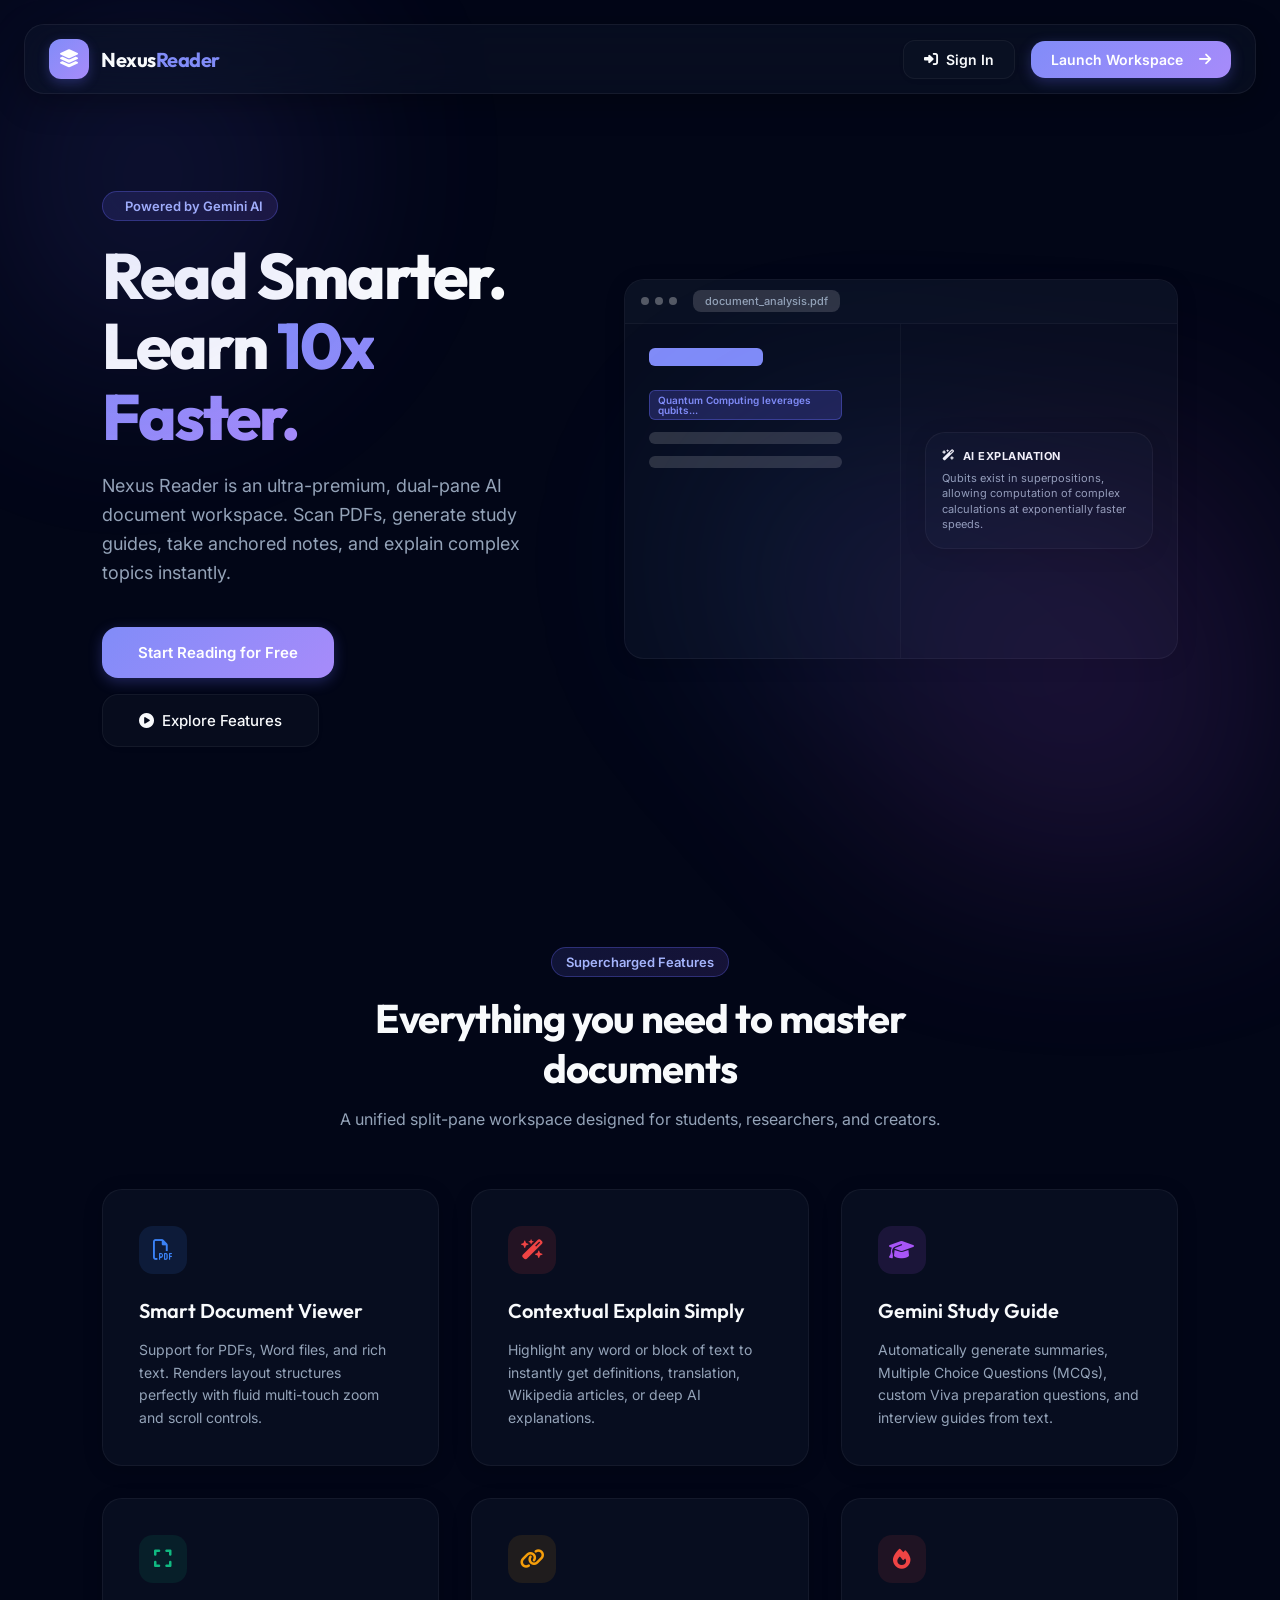
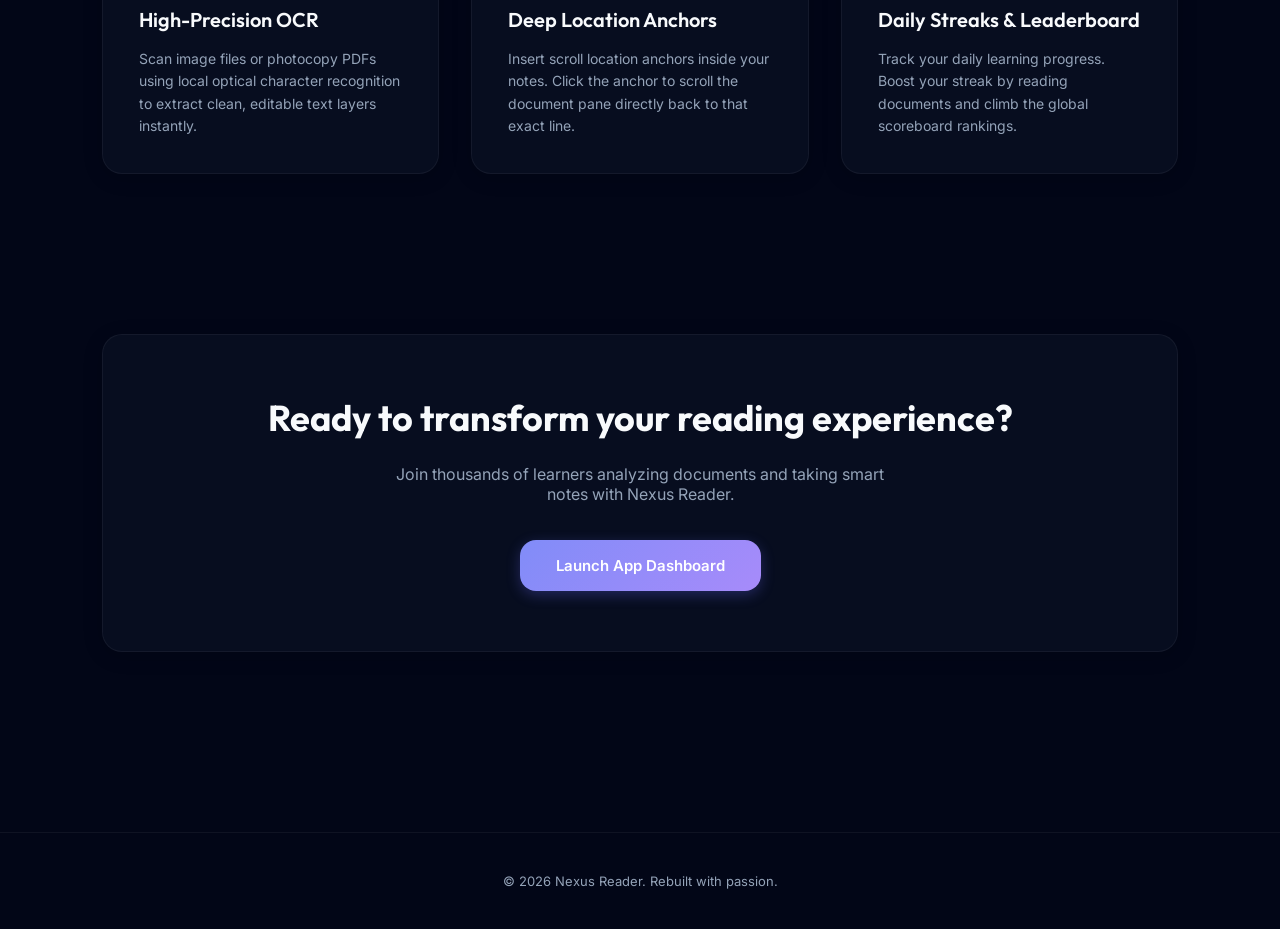
<file: frontend/index.html>
<!DOCTYPE html>
<html lang="en">
<head>
    <meta charset="UTF-8">
    <meta name="viewport" content="width=device-width, initial-scale=1.0, maximum-scale=1.0, user-scalable=no">
    <meta name="description" content="Nexus Reader — The next-gen AI-powered document workspace. Highlight text to get instant meanings, translations, explanations, and Wikipedia lookups inside your PDFs.">
    <title>Nexus Reader | Next-Gen AI Document Workspace</title>
    <!-- Favicon -->
    <link rel="icon" type="image/svg+xml" href="favicon.svg">
    <!-- Fonts -->
    <link rel="preconnect" href="https://fonts.googleapis.com">
    <link rel="preconnect" href="https://fonts.gstatic.com" crossorigin>
    <link href="https://fonts.googleapis.com/css2?family=Inter:wght@300;400;500;600;700&family=Outfit:wght@400;500;600;700;800&display=swap" rel="stylesheet">
    <!-- FontAwesome for icons -->
    <link rel="stylesheet" href="https://cdnjs.cloudflare.com/ajax/libs/font-awesome/6.4.0/css/all.min.css">
    <!-- Core UI styles -->
    <link rel="stylesheet" href="styles.css?v=4">
</head>
<body class="dark-theme landing-page">

    <!-- Animated Ambient Background -->
    <div class="ambient-bg">
        <div class="blob blob-1"></div>
        <div class="blob blob-2"></div>
        <div class="blob blob-3"></div>
    </div>

    <!-- Landing Navigation -->
    <header class="landing-nav glass-topbar">
        <a href="dashboard.html" class="logo" style="text-decoration: none; color: inherit;">
            <div class="logo-icon"><i class="fa-solid fa-layer-group"></i></div>
            <span class="logo-text">Nexus<span class="highlight">Reader</span></span>
        </a>
        <div class="nav-actions" style="display: flex; gap: 16px; align-items: center;">
            <a href="dashboard.html" class="glass-btn" style="padding: 10px 20px; font-size: 14px; font-weight: 600; text-decoration: none; color: inherit; display: flex; align-items: center; gap: 8px;"><i class="fa-solid fa-right-to-bracket"></i> Sign In</a>
            <a href="dashboard.html" class="primary-btn glow-btn" style="padding: 10px 20px; font-size: 14px; font-weight: 600;">Launch Workspace <i class="fa-solid fa-arrow-right" style="margin-left: 8px;"></i></a>
        </div>
    </header>

    <!-- Hero Section -->
    <section class="landing-hero">
        <div class="hero-content">
            <span class="badge"><i class="fa-solid fa-sparkles"></i> Powered by Gemini AI</span>
            <h1>Read Smarter.<br>Learn <span class="highlight-gradient">10x Faster.</span></h1>
            <p>Nexus Reader is an ultra-premium, dual-pane AI document workspace. Scan PDFs, generate study guides, take anchored notes, and explain complex topics instantly.</p>
            <div class="hero-actions">
                <a href="dashboard.html" class="primary-btn glow-btn large-btn">Start Reading for Free</a>
                <a href="#features" class="glass-btn large-btn"><i class="fa-solid fa-circle-play"></i> Explore Features</a>
            </div>
        </div>
        <div class="hero-preview-wrapper">
            <!-- Glass Mockup of Split-Screen Workspace -->
            <div class="workspace-mockup landing-card">
                <div class="mockup-header">
                    <div class="dots"><span class="dot"></span><span class="dot"></span><span class="dot"></span></div>
                    <div class="mockup-tab">document_analysis.pdf</div>
                </div>
                <div class="mockup-body">
                    <div class="mockup-left">
                        <div class="mockup-line title"></div>
                        <div class="mockup-line select-highlight">Quantum Computing leverages qubits...</div>
                        <div class="mockup-line"></div>
                        <div class="mockup-line"></div>
                    </div>
                    <div class="mockup-divider"></div>
                    <div class="mockup-right">
                        <div class="explain-card landing-card">
                            <div class="explain-header">
                                <i class="fa-solid fa-wand-magic-sparkles text-gradient"></i>
                                <strong>AI Explanation</strong>
                            </div>
                            <p>Qubits exist in superpositions, allowing computation of complex calculations at exponentially faster speeds.</p>
                        </div>
                    </div>
                </div>
            </div>
        </div>
    </section>

    <!-- Features Section -->
    <section id="features" class="landing-features">
        <div class="section-header">
            <span class="badge">Supercharged Features</span>
            <h2>Everything you need to master documents</h2>
            <p>A unified split-pane workspace designed for students, researchers, and creators.</p>
        </div>

        <div class="features-grid">
            <!-- Feature 1 -->
            <div class="feature-card landing-card">
                <div class="icon-wrapper document-icon">
                    <i class="fa-regular fa-file-pdf"></i>
                </div>
                <h3>Smart Document Viewer</h3>
                <p>Support for PDFs, Word files, and rich text. Renders layout structures perfectly with fluid multi-touch zoom and scroll controls.</p>
            </div>

            <!-- Feature 2 -->
            <div class="feature-card landing-card">
                <div class="icon-wrapper video-icon">
                    <i class="fa-solid fa-wand-magic-sparkles"></i>
                </div>
                <h3>Contextual Explain Simply</h3>
                <p>Highlight any word or block of text to instantly get definitions, translation, Wikipedia articles, or deep AI explanations.</p>
            </div>

            <!-- Feature 3 -->
            <div class="feature-card landing-card">
                <div class="icon-wrapper audio-icon">
                    <i class="fa-solid fa-graduation-cap"></i>
                </div>
                <h3>Gemini Study Guide</h3>
                <p>Automatically generate summaries, Multiple Choice Questions (MCQs), custom Viva preparation questions, and interview guides from text.</p>
            </div>

            <!-- Feature 4 -->
            <div class="feature-card landing-card">
                <div class="icon-wrapper" style="background: rgba(16, 185, 129, 0.1); color: #10b981;">
                    <i class="fa-solid fa-expand"></i>
                </div>
                <h3>High-Precision OCR</h3>
                <p>Scan image files or photocopy PDFs using local optical character recognition to extract clean, editable text layers instantly.</p>
            </div>

            <!-- Feature 5 -->
            <div class="feature-card landing-card">
                <div class="icon-wrapper" style="background: rgba(245, 158, 11, 0.1); color: #f59e0b;">
                    <i class="fa-solid fa-link"></i>
                </div>
                <h3>Deep Location Anchors</h3>
                <p>Insert scroll location anchors inside your notes. Click the anchor to scroll the document pane directly back to that exact line.</p>
            </div>

            <!-- Feature 6 -->
            <div class="feature-card landing-card">
                <div class="icon-wrapper" style="background: rgba(239, 68, 68, 0.1); color: #ef4444;">
                    <i class="fa-solid fa-fire"></i>
                </div>
                <h3>Daily Streaks & Leaderboard</h3>
                <p>Track your daily learning progress. Boost your streak by reading documents and climb the global scoreboard rankings.</p>
            </div>
        </div>
    </section>

    <!-- Call to Action Section -->
    <section class="landing-cta">
        <div class="cta-card landing-card">
            <h2>Ready to transform your reading experience?</h2>
            <p>Join thousands of learners analyzing documents and taking smart notes with Nexus Reader.</p>
            <a href="dashboard.html" class="primary-btn glow-btn large-btn">Launch App Dashboard</a>
        </div>
    </section>

    <!-- Footer -->
    <footer class="landing-footer">
        <p>© 2026 Nexus Reader. Rebuilt with passion.</p>
    </footer>

</body>
</html>
</file>
<file: frontend/styles.css>
/* ===== CSS Variables & Theming ===== */
:root {
    /* Light Theme (default) */
    --bg-main: #f8fafc;
    --bg-panel: #ffffff;
    --bg-panel-hover: #f1f5f9;
    --text-primary: #0f172a;
    --text-secondary: #64748b;
    --border-color: #e2e8f0;
    --accent-primary: #6366f1;
    --accent-primary-hover: #4f46e5;
    --accent-secondary: #8b5cf6;
    --shadow-sm: 0 1px 2px 0 rgb(0 0 0 / 0.05);
    --shadow-md: 0 4px 6px -1px rgb(0 0 0 / 0.1), 0 2px 4px -2px rgb(0 0 0 / 0.1);
    --shadow-lg: 0 10px 15px -3px rgb(0 0 0 / 0.1), 0 4px 6px -4px rgb(0 0 0 / 0.1);
    
    --font-heading: 'Outfit', sans-serif;
    --font-body: 'Inter', sans-serif;
    
    --resizer-bg: #cbd5e1;
    --resizer-hover: #6366f1;
}

body.dark-theme {
    /* Dark Theme */
    --bg-main: #020617;
    --bg-panel: #0f172a;
    --bg-panel-hover: #1e293b;
    --text-primary: #f8fafc;
    --text-secondary: #94a3b8;
    --border-color: #1e293b;
    --accent-primary: #818cf8;
    --accent-primary-hover: #6366f1;
    --accent-secondary: #a78bfa;
    --shadow-sm: 0 1px 2px 0 rgb(0 0 0 / 0.3);
    --shadow-md: 0 4px 6px -1px rgb(0 0 0 / 0.5), 0 2px 4px -2px rgb(0 0 0 / 0.5);
    --shadow-lg: 0 10px 15px -3px rgb(0 0 0 / 0.5), 0 4px 6px -4px rgb(0 0 0 / 0.5);
    
    --resizer-bg: #334155;
}

/* ===== Global Reset ===== */
* {
    margin: 0;
    padding: 0;
    box-sizing: border-box;
    transition: background-color 0.3s ease, color 0.3s ease, border-color 0.3s ease;
}

body {
    font-family: var(--font-body);
    background-color: var(--bg-main);
    color: var(--text-primary);
    height: 100vh;
    display: flex;
    flex-direction: column;
    overflow: hidden;
}

h1, h2, h3, h4, h5, h6 {
    font-family: var(--font-heading);
    font-weight: 600;
}

button {
    cursor: pointer;
    font-family: inherit;
    border: none;
    background: none;
    color: inherit;
}

a {
    color: var(--accent-primary);
    text-decoration: none;
}

/* Custom Scrollbar */
::-webkit-scrollbar {
    width: 8px;
    height: 8px;
}
::-webkit-scrollbar-track {
    background: transparent;
}
::-webkit-scrollbar-thumb {
    background: var(--border-color);
    border-radius: 4px;
}
::-webkit-scrollbar-thumb:hover {
    background: var(--text-secondary);
}

/* ===== Top Navigation Bar ===== */
.topbar {
    height: 60px;
    display: flex;
    justify-content: space-between;
    align-items: center;
    padding: 0 24px;
    background: rgba(var(--bg-panel-rgb), 0.8); /* We'll use backdrop filter */
    backdrop-filter: blur(12px);
    -webkit-backdrop-filter: blur(12px);
    border-bottom: 1px solid var(--border-color);
    z-index: 10;
}

body.dark-theme .topbar {
    background: rgba(15, 23, 42, 0.8);
}
body:not(.dark-theme) .topbar {
    background: rgba(255, 255, 255, 0.8);
}


.logo {
    display: flex;
    align-items: center;
    gap: 12px;
}

.logo-icon {
    width: 32px;
    height: 32px;
    border-radius: 8px;
    background: linear-gradient(135deg, var(--accent-primary), var(--accent-secondary));
    color: white;
    display: flex;
    justify-content: center;
    align-items: center;
    font-size: 16px;
    box-shadow: 0 0 10px rgba(99, 102, 241, 0.4);
}

.logo-text {
    font-family: var(--font-heading);
    font-size: 20px;
    font-weight: 700;
    letter-spacing: -0.5px;
}

.logo-text .highlight {
    color: var(--accent-primary);
}

.toolbar {
    display: flex;
    align-items: center;
    gap: 16px;
}

.tool-btn {
    width: 36px;
    height: 36px;
    border-radius: 8px;
    display: flex;
    justify-content: center;
    align-items: center;
    color: var(--text-secondary);
    transition: all 0.2s ease;
}

.tool-btn:hover {
    background-color: var(--bg-panel-hover);
    color: var(--accent-primary);
    transform: translateY(-2px);
}

.tool-btn.action-btn {
    background-color: var(--bg-panel-hover);
    color: var(--text-primary);
    border: 1px solid var(--border-color);
}

.avatar-circle img {
    width: 36px;
    height: 36px;
    border-radius: 50%;
    border: 2px solid var(--border-color);
}

/* ===== Main Workspace (Split Screen) ===== */
.workspace {
    display: flex;
    flex: 1;
    overflow: hidden;
}

.panel {
    background-color: var(--bg-panel);
    display: flex;
    flex-direction: column;
    overflow: hidden;
}

.doc-panel {
    width: 50%;
    flex-shrink: 0;
}

.notes-panel {
    flex: 1;
}

.resizer {
    width: 6px;
    background-color: var(--border-color);
    cursor: col-resize;
    display: flex;
    justify-content: center;
    align-items: center;
    z-index: 5;
    transition: background-color 0.2s ease;
}

.resizer:hover, .resizer.resizing {
    background-color: var(--resizer-hover);
}

.resizer-handle {
    height: 30px;
    width: 4px;
    border-radius: 2px;
    background-color: var(--resizer-bg);
    transition: background-color 0.2s ease;
}

.resizer:hover .resizer-handle, .resizer.resizing .resizer-handle {
    background-color: white;
}

/* ===== Panel Components ===== */
.panel-header {
    height: 50px;
    padding: 0 16px;
    display: flex;
    justify-content: space-between;
    align-items: center;
    border-bottom: 1px solid var(--border-color);
}

.panel-header h2 {
    font-size: 14px;
    color: var(--text-secondary);
    display: flex;
    align-items: center;
    gap: 8px;
    text-transform: uppercase;
    letter-spacing: 0.5px;
}

.panel-content {
    flex: 1;
    overflow-y: auto;
    position: relative;
}

/* Document Viewer specifics */
.zoom-controls {
    display: flex;
    align-items: center;
    gap: 8px;
    background: var(--bg-panel-hover);
    padding: 4px;
    border-radius: 6px;
}

.icon-btn {
    width: 28px;
    height: 28px;
    border-radius: 4px;
    display: flex;
    justify-content: center;
    align-items: center;
    color: var(--text-secondary);
}

.icon-btn:hover {
    background-color: var(--border-color);
    color: var(--text-primary);
}

.zoom-level {
    font-size: 12px;
    font-family: var(--font-heading);
    min-width: 40px;
    text-align: center;
}

.empty-state {
    display: flex;
    flex-direction: column;
    align-items: center;
    justify-content: center;
    height: 100%;
    gap: 16px;
    color: var(--text-secondary);
    text-align: center;
    padding: 32px;
}

.empty-icon {
    font-size: 48px;
    color: var(--border-color);
    margin-bottom: 8px;
}

.primary-btn {
    background: linear-gradient(135deg, var(--accent-primary), var(--accent-secondary));
    color: white;
    padding: 10px 20px;
    border-radius: 8px;
    font-weight: 500;
    box-shadow: 0 4px 10px rgba(99, 102, 241, 0.3);
    transition: transform 0.2s, box-shadow 0.2s;
}

.primary-btn:hover {
    transform: translateY(-2px);
    box-shadow: 0 6px 15px rgba(99, 102, 241, 0.4);
}

/* Tabs */
.tabs {
    display: flex;
    gap: 16px;
    height: 100%;
}

.tab {
    padding: 0 12px;
    height: 100%;
    display: flex;
    align-items: center;
    gap: 8px;
    font-size: 14px;
    font-weight: 500;
    color: var(--text-secondary);
    border-bottom: 2px solid transparent;
    transition: all 0.2s ease;
}

.tab:hover {
    color: var(--text-primary);
}

.tab.active {
    color: var(--accent-primary);
    border-bottom-color: var(--accent-primary);
}

.tab-content {
    display: none;
    height: 100%;
    flex-direction: column;
}

.tab-content.active {
    display: flex;
    animation: fadeIn 0.3s ease;
}

@keyframes fadeIn {
    from { opacity: 0; transform: translateY(5px); }
    to { opacity: 1; transform: translateY(0); }
}

/* Notes Editor specifics */
.notes-toolbar {
    padding: 8px 16px;
    border-bottom: 1px solid var(--border-color);
    display: flex;
    gap: 8px;
}

.link-anchor-btn {
    width: auto;
    padding: 0 12px;
    font-size: 12px;
    font-weight: 500;
    margin-left: auto;
    background-color: rgba(99, 102, 241, 0.1);
    color: var(--accent-primary);
    border: 1px dashed var(--accent-primary);
}

.link-anchor-btn:hover {
    background-color: var(--accent-primary);
    color: white;
}

.editor {
    flex: 1;
    padding: 24px;
    outline: none;
    overflow-y: auto;
    line-height: 1.6;
}

.editor[placeholder]:empty:before {
    content: attr(placeholder);
    color: var(--text-secondary);
    pointer-events: none;
    display: block; /* For Firefox */
}

/* Deep link anchor styles in editor */
.doc-anchor {
    display: inline-flex;
    align-items: center;
    gap: 4px;
    padding: 2px 8px;
    border-radius: 4px;
    background-color: rgba(99, 102, 241, 0.1);
    color: var(--accent-primary);
    font-size: 12px;
    font-weight: 600;
    cursor: pointer;
    text-decoration: none;
    user-select: none;
    margin: 0 4px;
    border: 1px solid rgba(99, 102, 241, 0.2);
    transition: all 0.2s ease;
}

.doc-anchor:hover {
    background-color: rgba(99, 102, 241, 0.2);
    transform: translateY(-1px);
}

/* Selection Popup */
.selection-popup {
    position: fixed;
    background: var(--bg-panel);
    border: 1px solid var(--border-color);
    border-radius: 8px;
    box-shadow: var(--shadow-lg);
    display: flex;
    padding: 4px;
    gap: 4px;
    z-index: 1000;
    opacity: 1;
    transform: scale(1);
    transition: opacity 0.2s, transform 0.2s;
}

.selection-popup.hidden {
    opacity: 0;
    transform: scale(0.95);
    pointer-events: none;
}

.popup-btn {
    padding: 6px 12px;
    font-size: 12px;
    border-radius: 6px;
    display: flex;
    align-items: center;
    gap: 6px;
    color: var(--text-primary);
    font-weight: 500;
}

.popup-btn:hover {
    background-color: var(--bg-panel-hover);
}

.popup-btn.highlight-btn {
    color: var(--accent-primary);
    background-color: rgba(99, 102, 241, 0.1);
}

.popup-btn.highlight-btn:hover {
    background-color: rgba(99, 102, 241, 0.2);
}

.popup-btn.wiki-btn {
    color: #10b981;
    background-color: rgba(16, 185, 129, 0.1);
    border: 1px solid rgba(16, 185, 129, 0.25);
}

.popup-btn.wiki-btn:hover {
    background-color: rgba(16, 185, 129, 0.22);
    box-shadow: 0 0 8px rgba(16, 185, 129, 0.25);
    transform: translateY(-1px);
}

.popup-btn.listen-btn {
    color: var(--accent-secondary);
    background-color: rgba(139, 92, 246, 0.1);
    border: 1px solid rgba(139, 92, 246, 0.25);
}

.popup-btn.listen-btn:hover {
    background-color: rgba(139, 92, 246, 0.22);
    box-shadow: 0 0 8px rgba(139, 92, 246, 0.25);
    transform: translateY(-1px);
}

/* Tooltips */
.tooltip {
    position: relative;
}

.tooltip::after {
    content: attr(data-tooltip);
    position: absolute;
    bottom: -30px;
    left: 50%;
    transform: translateX(-50%) translateY(-5px);
    background: var(--text-primary);
    color: var(--bg-main);
    padding: 4px 8px;
    border-radius: 4px;
    font-size: 12px;
    white-space: nowrap;
    opacity: 0;
    pointer-events: none;
    transition: all 0.2s ease;
    z-index: 100;
}

.tooltip:hover::after {
    opacity: 1;
    transform: translateX(-50%) translateY(0);
}

/* === Fix PDF text layer selection visibility === */
.textLayer span {
    color: transparent !important;
}

.textLayer ::selection {
    background: rgba(0, 102, 255, 0.5) !important;
    color: transparent !important;
}

.textLayer ::-moz-selection {
    background: rgba(0, 102, 255, 0.5) !important;
    color: transparent !important;
}

/* DOCX Styles */
.docx-page p {
    margin-bottom: 1.2em;
}

.docx-page h1, .docx-page h2, .docx-page h3 {
    margin-top: 1.5em;
    margin-bottom: 0.5em;
    color: var(--text-color);
}

.docx-page ul, .docx-page ol {
    margin-left: 2em;
    margin-bottom: 1.2em;
}

.docx-page table {
    border-collapse: collapse;
    width: 100%;
    margin-bottom: 1.2em;
}

.docx-page th, .docx-page td {
    border: 1px solid var(--border-color);
    padding: 8px;
}

/* Modals */
.modal {
    position: fixed;
    top: 0; left: 0; right: 0; bottom: 0;
    background: rgba(0,0,0,0.5);
    display: flex;
    align-items: center;
    justify-content: center;
    z-index: 9999;
    backdrop-filter: blur(4px);
}
.modal.hidden { display: none; }
.modal-content {
    background: var(--bg-panel);
    border: 1px solid var(--border-color);
    border-radius: 12px;
    width: 400px;
    max-width: 90vw;
    box-shadow: var(--shadow-xl);
}
.modal-header {
    padding: 16px 24px;
    border-bottom: 1px solid var(--border-color);
    display: flex;
    justify-content: space-between;
    align-items: center;
}
.modal-header h2 { font-size: 16px; margin: 0; }
.modal-body { padding: 24px; }
.form-group { display: flex; flex-direction: column; gap: 8px; }
.form-group label { font-size: 13px; font-weight: 500; }
.form-group input {
    padding: 10px 12px;
    border: 1px solid var(--border-color);
    border-radius: 6px;
    background: var(--bg-surface);
    color: var(--text-color);
}
.help-text { font-size: 11px; color: var(--text-secondary); }

/* Study Guide */
.study-select {
    width: 100%;
    padding: 8px 32px 8px 12px;
    border-radius: 6px;
    border: 1px solid var(--border-color);
    background-color: var(--bg-surface);
    color: var(--text-color);
    font-size: 13px;
    outline: none;
    appearance: none;
    -webkit-appearance: none;
    background-image: url("data:image/svg+xml;charset=US-ASCII,%3Csvg%20xmlns%3D%22http%3A%2F%2Fwww.w3.org%2F2000%2Fsvg%22%20width%3D%22292.4%22%20height%3D%22292.4%22%3E%3Cpath%20fill%3D%22%23a1a1aa%22%20d%3D%22M287%2069.4a17.6%2017.6%200%200%200-13-5.4H18.4c-5%200-9.3%201.8-12.9%205.4A17.6%2017.6%200%200%200%200%2082.2c0%205%201.8%209.3%205.4%2012.9l128%20127.9c3.6%203.6%207.8%205.4%2012.8%205.4s9.2-1.8%2012.8-5.4L287%2095c3.5-3.5%205.4-7.8%205.4-12.8%200-5-1.9-9.2-5.5-12.8z%22%2F%3E%3C%2Fsvg%3E");
    background-repeat: no-repeat;
    background-position: right 12px top 50%;
    background-size: 10px auto;
    cursor: pointer;
}
.study-select:hover {
    border-color: rgba(99, 102, 241, 0.5);
}
.study-select option {
    background-color: var(--bg-panel);
    color: var(--text-color);
}
.study-action-btn {
    background: var(--bg-surface);
    border: 1px solid var(--border-color);
    color: var(--text-color);
    padding: 8px 12px;
    border-radius: 6px;
    font-size: 13px;
    cursor: pointer;
    transition: all 0.2s;
    display: flex;
    align-items: center;
    gap: 6px;
}
.study-action-btn:hover {
    background: var(--accent-primary);
    color: white;
    border-color: var(--accent-primary);
}
.qa-question:hover {
    background: rgba(99, 102, 241, 0.05) !important;
}

/* ===== Dashboard Specific Styles ===== */
body.dashboard-v2 {
    background: var(--bg-main);
    overflow: hidden;
    position: relative;
    font-family: var(--font-body);
}

/* Ambient Animated Blobs Background */
.ambient-bg {
    position: fixed;
    top: 0;
    left: 0;
    width: 100vw;
    height: 100vh;
    z-index: 0;
    overflow: hidden;
    pointer-events: none;
    filter: blur(100px);
    opacity: 0.7;
    transition: opacity 0.5s ease;
}

body.dark-theme .ambient-bg {
    opacity: 0.45;
}

.blob {
    position: absolute;
    border-radius: 50%;
    mix-blend-mode: multiply;
    animation: blob-float 20s infinite alternate;
}

.blob-1 {
    top: -10%;
    left: -10%;
    width: 500px;
    height: 500px;
    background: radial-gradient(circle, rgba(99, 102, 241, 0.4) 0%, rgba(139, 92, 246, 0.1) 70%);
}

.blob-2 {
    bottom: -10%;
    right: -10%;
    width: 600px;
    height: 600px;
    background: radial-gradient(circle, rgba(168, 85, 247, 0.4) 0%, rgba(236, 72, 153, 0.1) 70%);
    animation-delay: 5s;
    animation-duration: 25s;
}

.blob-3 {
    top: 40%;
    left: 50%;
    width: 400px;
    height: 400px;
    background: radial-gradient(circle, rgba(59, 130, 246, 0.3) 0%, rgba(99, 102, 241, 0.05) 70%);
    animation-delay: 10s;
    animation-duration: 18s;
}

@keyframes blob-float {
    0% {
        transform: translate(0px, 0px) scale(1) rotate(0deg);
    }
    33% {
        transform: translate(40px, -60px) scale(1.1) rotate(120deg);
    }
    66% {
        transform: translate(-30px, 30px) scale(0.95) rotate(240deg);
    }
    100% {
        transform: translate(0px, 0px) scale(1) rotate(360deg);
    }
}

/* Glass App Container */
.glass-app-container {
    position: relative;
    z-index: 1;
    display: flex;
    width: 100vw;
    height: 100vh;
    padding: 24px;
    gap: 24px;
    box-sizing: border-box;
}

/* Floating Glass Sidebar */
.glass-sidebar {
    width: 280px;
    background: rgba(255, 255, 255, 0.45);
    backdrop-filter: blur(20px);
    -webkit-backdrop-filter: blur(20px);
    border: 1px solid rgba(255, 255, 255, 0.4);
    border-radius: 24px;
    padding: 32px 20px;
    display: flex;
    flex-direction: column;
    justify-content: space-between;
    box-shadow: 0 8px 32px 0 rgba(31, 38, 135, 0.06);
    transition: all 0.3s cubic-bezier(0.4, 0, 0.2, 1);
    flex-shrink: 0;
}

body.dark-theme .glass-sidebar {
    background: rgba(15, 23, 42, 0.45);
    border: 1px solid rgba(255, 255, 255, 0.06);
    box-shadow: 0 8px 32px 0 rgba(0, 0, 0, 0.37);
}

.brand {
    display: flex;
    align-items: center;
    gap: 12px;
    padding: 0 12px;
    margin-bottom: 40px;
}

.logo-icon {
    width: 40px;
    height: 40px;
    border-radius: 12px;
    background: linear-gradient(135deg, var(--accent-primary), var(--accent-secondary));
    color: white;
    display: flex;
    align-items: center;
    justify-content: center;
    font-size: 18px;
    box-shadow: 0 4px 12px rgba(99, 102, 241, 0.3);
}

.logo-text {
    font-family: var(--font-heading);
    font-size: 20px;
    font-weight: 700;
    letter-spacing: -0.5px;
    color: var(--text-primary);
}

.logo-text .highlight {
    color: var(--accent-primary);
}

.sidebar-nav {
    display: flex;
    flex-direction: column;
    gap: 8px;
    padding: 0;
}

.sidebar-link {
    display: flex;
    align-items: center;
    gap: 16px;
    padding: 14px 20px;
    border-radius: 16px;
    color: var(--text-secondary);
    font-weight: 500;
    font-size: 15px;
    text-decoration: none;
    transition: all 0.2s cubic-bezier(0.4, 0, 0.2, 1);
}

.sidebar-link i {
    font-size: 18px;
    transition: transform 0.2s;
}

.sidebar-link:hover {
    background: rgba(255, 255, 255, 0.5);
    color: var(--text-primary);
    transform: translateX(4px);
}

body.dark-theme .sidebar-link:hover {
    background: rgba(255, 255, 255, 0.05);
}

.sidebar-link:hover i {
    transform: scale(1.1);
}

.sidebar-link.active {
    background: linear-gradient(135deg, rgba(99, 102, 241, 0.15), rgba(139, 92, 246, 0.15));
    color: var(--accent-primary);
    border: 1px solid rgba(99, 102, 241, 0.2);
    box-shadow: inset 0 0 12px rgba(99, 102, 241, 0.05);
}

body.dark-theme .sidebar-link.active {
    background: linear-gradient(135deg, rgba(99, 102, 241, 0.25), rgba(139, 92, 246, 0.25));
    color: #a5b4fc;
    border: 1px solid rgba(99, 102, 241, 0.3);
}

/* Sidebar Bottom (Upgrade & Theme) */
.upgrade-card {
    background: linear-gradient(135deg, rgba(99, 102, 241, 0.08), rgba(139, 92, 246, 0.08));
    border: 1px solid rgba(99, 102, 241, 0.15);
    border-radius: 20px;
    padding: 16px;
    margin-bottom: 24px;
    display: flex;
    align-items: center;
    gap: 12px;
}

.upgrade-icon-bg {
    width: 36px;
    height: 36px;
    border-radius: 10px;
    background: linear-gradient(135deg, #f59e0b, #ef4444);
    color: white;
    display: flex;
    align-items: center;
    justify-content: center;
    font-size: 16px;
}

.upgrade-info h4 {
    font-size: 13px;
    font-weight: 600;
    margin-bottom: 2px;
    color: var(--text-primary);
}

.upgrade-info p {
    font-size: 11px;
    color: var(--text-secondary);
}

.glass-theme-selector {
    background: rgba(255, 255, 255, 0.4);
    border: 1px solid rgba(255, 255, 255, 0.3);
    border-radius: 16px;
    padding: 4px;
}

body.dark-theme .glass-theme-selector {
    background: rgba(15, 23, 42, 0.6);
    border: 1px solid rgba(255, 255, 255, 0.05);
}

.glass-theme-selector .theme-toggle-group {
    display: flex;
    gap: 4px;
    background: transparent;
    padding: 0;
    border-radius: 0;
}

.glass-theme-selector .theme-btn {
    flex: 1;
    display: flex;
    justify-content: center;
    align-items: center;
    height: 36px;
    border-radius: 12px;
    color: var(--text-secondary);
    font-size: 14px;
    background: transparent;
    transition: all 0.2s cubic-bezier(0.4, 0, 0.2, 1);
}

.glass-theme-selector .theme-btn:hover {
    color: var(--text-primary);
    background: rgba(255, 255, 255, 0.3);
}

body.dark-theme .glass-theme-selector .theme-btn:hover {
    background: rgba(255, 255, 255, 0.05);
}

.glass-theme-selector .theme-btn.active {
    background: white;
    color: var(--accent-primary);
    box-shadow: 0 4px 12px rgba(0, 0, 0, 0.05);
}

body.dark-theme .glass-theme-selector .theme-btn.active {
    background: #1e293b;
    color: #a5b4fc;
    box-shadow: 0 4px 12px rgba(0, 0, 0, 0.2);
}

/* Glass Main Content Area */
.glass-main {
    flex: 1;
    background: rgba(255, 255, 255, 0.35);
    backdrop-filter: blur(20px);
    -webkit-backdrop-filter: blur(20px);
    border: 1px solid rgba(255, 255, 255, 0.3);
    border-radius: 24px;
    box-shadow: 0 8px 32px 0 rgba(31, 38, 135, 0.05);
    overflow-y: auto;
    padding: 40px 48px;
    display: flex;
    flex-direction: column;
    gap: 40px;
    box-sizing: border-box;
}

body.dark-theme .glass-main {
    background: rgba(15, 23, 42, 0.35);
    border: 1px solid rgba(255, 255, 255, 0.04);
    box-shadow: 0 8px 32px 0 rgba(0, 0, 0, 0.3);
}

/* Views & Animation */
.dash-view {
    display: flex;
    flex-direction: column;
    gap: 40px;
    width: 100%;
    animation: slideUpFade 0.4s cubic-bezier(0.16, 1, 0.3, 1) forwards;
}

.dash-view.hidden {
    display: none !important;
}

@keyframes slideUpFade {
    0% {
        opacity: 0;
        transform: translateY(16px);
    }
    100% {
        opacity: 1;
        transform: translateY(0);
    }
}

/* Hero Header styling */
.hero-header {
    display: flex;
    justify-content: space-between;
    align-items: center;
    gap: 32px;
    flex-wrap: wrap;
}

.hero-text h1 {
    font-size: 36px;
    font-weight: 700;
    letter-spacing: -1px;
    margin-bottom: 8px;
    color: var(--text-primary);
}

.highlight-gradient {
    background: linear-gradient(135deg, var(--accent-primary), var(--accent-secondary));
    -webkit-background-clip: text;
    -webkit-text-fill-color: transparent;
    background-clip: text;
}

.hero-text p {
    font-size: 15px;
    color: var(--text-secondary);
}

.hero-search {
    position: relative;
    width: 320px;
}

.hero-search i {
    position: absolute;
    left: 16px;
    top: 50%;
    transform: translateY(-50%);
    color: var(--text-secondary);
    font-size: 14px;
}

.hero-search input {
    width: 100%;
    padding: 12px 16px 12px 48px;
    border-radius: 16px;
    border: 1px solid rgba(255, 255, 255, 0.5);
    background: rgba(255, 255, 255, 0.4);
    color: var(--text-primary);
    font-family: inherit;
    font-size: 14px;
    outline: none;
    transition: all 0.3s;
    backdrop-filter: blur(5px);
}

body.dark-theme .hero-search input {
    border: 1px solid rgba(255, 255, 255, 0.08);
    background: rgba(15, 23, 42, 0.4);
}

.hero-search input:focus {
    border-color: var(--accent-primary);
    background: rgba(255, 255, 255, 0.6);
    box-shadow: 0 0 0 4px rgba(99, 102, 241, 0.1);
}

body.dark-theme .hero-search input:focus {
    background: rgba(15, 23, 42, 0.6);
    box-shadow: 0 0 0 4px rgba(99, 102, 241, 0.2);
}

.search-shortcut {
    position: absolute;
    right: 16px;
    top: 50%;
    transform: translateY(-50%);
    font-size: 10px;
    color: var(--text-secondary);
    border: 1px solid rgba(0, 0, 0, 0.1);
    background: rgba(255, 255, 255, 0.5);
    padding: 2px 6px;
    border-radius: 6px;
    pointer-events: none;
}

body.dark-theme .search-shortcut {
    border: 1px solid rgba(255, 255, 255, 0.1);
    background: rgba(0, 0, 0, 0.2);
}

/* Glass Section Title */
.glass-section {
    display: flex;
    flex-direction: column;
    gap: 20px;
}

.section-title {
    font-size: 20px;
    font-weight: 600;
    color: var(--text-primary);
    letter-spacing: -0.3px;
    display: flex;
    align-items: center;
    gap: 8px;
}

/* Action Cards */
.action-cards-grid {
    display: grid;
    grid-template-columns: repeat(auto-fit, minmax(280px, 1fr));
    gap: 24px;
}

.glass-card {
    background: rgba(255, 255, 255, 0.4);
    border: 1px solid rgba(255, 255, 255, 0.4);
    border-radius: 20px;
    padding: 24px;
    display: flex;
    align-items: center;
    gap: 20px;
    cursor: pointer;
    transition: all 0.3s cubic-bezier(0.4, 0, 0.2, 1);
    text-decoration: none;
    color: inherit;
    box-shadow: 0 4px 20px rgba(31, 38, 135, 0.02);
}

body.dark-theme .glass-card {
    background: rgba(15, 23, 42, 0.45);
    border: 1px solid rgba(255, 255, 255, 0.05);
    box-shadow: 0 4px 20px rgba(0, 0, 0, 0.15);
}

.glass-card:hover:not(.disabled-card) {
    transform: translateY(-4px) scale(1.01);
    background: rgba(255, 255, 255, 0.65);
    border-color: var(--accent-primary);
    box-shadow: 0 12px 24px -10px rgba(99, 102, 241, 0.25);
}

body.dark-theme .glass-card:hover:not(.disabled-card) {
    background: rgba(30, 41, 59, 0.5);
    border-color: var(--accent-primary-hover);
    box-shadow: 0 12px 24px -10px rgba(0, 0, 0, 0.4);
}

.action-icon {
    width: 56px;
    height: 56px;
    border-radius: 16px;
    display: flex;
    align-items: center;
    justify-content: center;
    font-size: 24px;
    transition: transform 0.3s;
}

.glass-card:hover .action-icon {
    transform: scale(1.1);
}

.document-icon {
    background: rgba(59, 130, 246, 0.12);
    color: #3b82f6;
}

.video-icon {
    background: rgba(239, 68, 68, 0.12);
    color: #ef4444;
}

.audio-icon {
    background: rgba(168, 85, 247, 0.12);
    color: #a855f7;
}

.action-info {
    flex: 1;
}

.action-info h3 {
    font-size: 16px;
    font-weight: 600;
    margin-bottom: 4px;
    color: var(--text-primary);
}

.action-info p {
    font-size: 12px;
    color: var(--text-secondary);
}

.action-arrow {
    color: var(--text-secondary);
    font-size: 14px;
    transition: transform 0.2s;
}

.glass-card:hover .action-arrow {
    transform: translateX(4px);
    color: var(--accent-primary);
}

/* Disabled/Tooltip Card styling */
.disabled-card {
    opacity: 0.6;
    cursor: not-allowed;
}

/* Tooltip styles */
.tooltip {
    position: relative;
}

.tooltip::after {
    content: attr(data-tooltip);
    position: absolute;
    bottom: calc(100% + 8px);
    left: 50%;
    transform: translateX(-50%) translateY(4px);
    background: #0f172a;
    color: white;
    font-size: 11px;
    padding: 6px 12px;
    border-radius: 8px;
    white-space: nowrap;
    opacity: 0;
    pointer-events: none;
    transition: all 0.2s;
    font-weight: 500;
    box-shadow: 0 4px 12px rgba(0, 0, 0, 0.15);
}

.tooltip:hover::after {
    opacity: 1;
    transform: translateX(-50%) translateY(0);
}

/* Buttons */
.glass-btn {
    background: rgba(255, 255, 255, 0.4);
    border: 1px solid rgba(255, 255, 255, 0.4);
    color: var(--text-primary);
    padding: 10px 20px;
    border-radius: 12px;
    font-size: 14px;
    font-weight: 500;
    display: inline-flex;
    align-items: center;
    gap: 8px;
    box-shadow: 0 2px 8px rgba(0,0,0,0.02);
    transition: all 0.2s;
}

body.dark-theme .glass-btn {
    background: rgba(15, 23, 42, 0.4);
    border: 1px solid rgba(255, 255, 255, 0.05);
}

.glass-btn:hover {
    background: rgba(255, 255, 255, 0.6);
    border-color: var(--accent-primary);
    transform: translateY(-1px);
}

body.dark-theme .glass-btn:hover {
    background: rgba(255, 255, 255, 0.08);
}

/* My Notes Section */
.my-notes-header {
    display: flex;
    justify-content: space-between;
    align-items: center;
    margin-bottom: 8px;
}

.notes-list {
    display: grid;
    grid-template-columns: 1fr;
    gap: 16px;
}

.note-list-item {
    background: rgba(255, 255, 255, 0.3);
    border: 1px solid rgba(255, 255, 255, 0.3);
    border-radius: 16px;
    padding: 18px 24px;
    display: flex;
    align-items: center;
    gap: 20px;
    transition: all 0.2s cubic-bezier(0.4, 0, 0.2, 1);
    cursor: pointer;
}

body.dark-theme .note-list-item {
    background: rgba(15, 23, 42, 0.3);
    border: 1px solid rgba(255, 255, 255, 0.03);
}

.note-list-item:hover {
    background: rgba(255, 255, 255, 0.6);
    border-color: var(--accent-primary);
    box-shadow: 0 4px 16px rgba(0, 0, 0, 0.03);
    transform: translateX(4px);
}

body.dark-theme .note-list-item:hover {
    background: rgba(255, 255, 255, 0.05);
    box-shadow: 0 4px 16px rgba(0, 0, 0, 0.2);
}

.note-icon {
    width: 44px;
    height: 44px;
    border-radius: 12px;
    background: linear-gradient(135deg, rgba(99, 102, 241, 0.1), rgba(139, 92, 246, 0.1));
    color: var(--accent-primary);
    display: flex;
    align-items: center;
    justify-content: center;
    font-size: 20px;
}

.note-details {
    flex: 1;
}

.note-details h4 {
    font-size: 15px;
    font-weight: 600;
    margin-bottom: 4px;
    color: var(--text-primary);
}

.note-details p {
    font-size: 12px;
    color: var(--text-secondary);
}

.note-more-btn {
    color: var(--text-secondary);
    padding: 8px;
    border-radius: 8px;
    font-size: 16px;
    transition: all 0.2s;
}

.note-more-btn:hover {
    background: rgba(0, 0, 0, 0.05);
    color: var(--text-primary);
}

body.dark-theme .note-more-btn:hover {
    background: rgba(255, 255, 255, 0.05);
}

/* Leaderboard view specific */
.leaderboard-stats-grid {
    display: grid;
    grid-template-columns: repeat(auto-fit, minmax(240px, 1fr));
    gap: 24px;
}

.stat-card {
    flex-direction: column;
    align-items: flex-start;
}

.stat-header {
    width: 100%;
    display: flex;
    align-items: center;
    gap: 12px;
    font-size: 14px;
    font-weight: 600;
    color: var(--text-secondary);
}

.stat-icon-wrapper {
    width: 36px;
    height: 36px;
    border-radius: 10px;
    display: flex;
    align-items: center;
    justify-content: center;
    font-size: 16px;
}

.stat-badge {
    margin-left: auto;
    font-size: 10px;
    text-transform: uppercase;
    font-weight: 700;
    background: rgba(99, 102, 241, 0.12);
    color: var(--accent-primary);
    padding: 2px 8px;
    border-radius: 20px;
    letter-spacing: 0.5px;
}

.stat-content {
    margin-top: 16px;
    display: flex;
    flex-direction: column;
    gap: 6px;
}

.stat-value {
    font-size: 28px;
    font-weight: 700;
    color: var(--text-primary);
}

.stat-unit {
    font-size: 16px;
    font-weight: 500;
    color: var(--text-secondary);
}

.stat-note {
    font-size: 12px;
    color: var(--text-secondary);
}

.top-streaks-section {
    background: rgba(255, 255, 255, 0.35);
    border: 1px solid rgba(255, 255, 255, 0.3);
    border-radius: 24px;
    overflow: hidden;
}

body.dark-theme .top-streaks-section {
    background: rgba(15, 23, 42, 0.35);
    border: 1px solid rgba(255, 255, 255, 0.04);
}

.top-streaks-header {
    padding: 24px 32px;
    border-bottom: 1px solid rgba(0, 0, 0, 0.06);
    display: flex;
    align-items: center;
    gap: 12px;
}

body.dark-theme .top-streaks-header {
    border-bottom: 1px solid rgba(255, 255, 255, 0.05);
}

.top-streaks-header h2 {
    font-size: 18px;
    font-weight: 600;
}

.leaderboard-list {
    display: flex;
    flex-direction: column;
}

.lb-item {
    display: flex;
    align-items: center;
    padding: 20px 32px;
    border-bottom: 1px solid rgba(0, 0, 0, 0.05);
    gap: 20px;
    transition: background-color 0.2s;
}

body.dark-theme .lb-item {
    border-bottom: 1px solid rgba(255, 255, 255, 0.03);
}

.lb-item:hover {
    background: rgba(255, 255, 255, 0.2);
}

body.dark-theme .lb-item:hover {
    background: rgba(255, 255, 255, 0.02);
}

.lb-item:last-child {
    border-bottom: none;
}

.lb-rank {
    font-weight: 700;
    font-size: 16px;
    color: var(--text-secondary);
    width: 30px;
}

.lb-avatar {
    width: 44px;
    height: 44px;
    border-radius: 50%;
    color: white;
    display: flex;
    align-items: center;
    justify-content: center;
    font-weight: 600;
    font-size: 16px;
    box-shadow: 0 4px 10px rgba(0,0,0,0.05);
}

.lb-details {
    flex: 1;
}

.lb-details h4 {
    margin-bottom: 4px;
    font-size: 15px;
    font-weight: 600;
    color: var(--text-primary);
}

.lb-details p {
    font-size: 12px;
    color: var(--text-secondary);
}

.lb-score {
    font-weight: 600;
    font-size: 16px;
    color: var(--accent-primary);
    background: rgba(99, 102, 241, 0.1);
    padding: 4px 12px;
    border-radius: 12px;
}

/* Feedback Form Styles */
.feedback-container {
    max-width: 680px;
    margin: 0 auto;
    width: 100%;
}

.feedback-form {
    padding: 40px;
    display: flex;
    flex-direction: column;
}

.feedback-form label {
    font-weight: 600;
    font-size: 15px;
    margin-bottom: 12px;
    color: var(--text-primary);
}

.glass-textarea {
    width: 100%;
    background: rgba(255, 255, 255, 0.35);
    border: 1px solid rgba(0, 0, 0, 0.08);
    border-radius: 16px;
    padding: 18px;
    color: var(--text-primary);
    font-family: inherit;
    font-size: 15px;
    line-height: 1.6;
    resize: vertical;
    outline: none;
    transition: all 0.3s;
}

body.dark-theme .glass-textarea {
    background: rgba(15, 23, 42, 0.4);
    border: 1px solid rgba(255, 255, 255, 0.06);
}

.glass-textarea:focus {
    background: rgba(255, 255, 255, 0.6);
    border-color: var(--accent-primary);
    box-shadow: 0 0 0 4px rgba(99, 102, 241, 0.1);
}

body.dark-theme .glass-textarea:focus {
    background: rgba(15, 23, 42, 0.6);
    box-shadow: 0 0 0 4px rgba(99, 102, 241, 0.2);
}

.char-count {
    text-align: right;
    font-size: 12px;
    color: var(--text-secondary);
    margin-top: 8px;
}

.star-rating {
    display: flex;
    gap: 8px;
    font-size: 28px;
    color: #d1d5db;
    margin-bottom: 36px;
}

.star-rating button {
    cursor: pointer;
    background: none;
    border: none;
    padding: 4px;
    color: inherit;
    transition: all 0.2s;
}

.star-rating button.active {
    color: #fbbf24;
    text-shadow: 0 0 12px rgba(251, 191, 36, 0.3);
}

.star-rating button:hover {
    transform: scale(1.15);
}

.feedback-actions {
    display: flex;
    justify-content: flex-end;
    gap: 16px;
}

.primary-btn {
    background: linear-gradient(135deg, var(--accent-primary), var(--accent-secondary));
    color: white;
    padding: 12px 28px;
    border-radius: 14px;
    font-size: 14px;
    font-weight: 600;
    display: inline-flex;
    align-items: center;
    gap: 8px;
    border: none;
    box-shadow: 0 4px 14px rgba(99, 102, 241, 0.3);
    transition: all 0.3s;
}

.primary-btn:hover {
    transform: translateY(-2px);
    box-shadow: 0 6px 20px rgba(99, 102, 241, 0.4);
    opacity: 0.95;
}

.primary-btn:active {
    transform: translateY(0);
}

/* Extra utility classes */
.highlight-gradient {
    background: linear-gradient(135deg, var(--accent-primary), var(--accent-secondary));
    -webkit-background-clip: text;
    -webkit-text-fill-color: transparent;
}

/* ===== Reader V2 Premium Glassmorphic Styles ===== */
body.reader-v2 {
    background: var(--bg-main);
    overflow: hidden;
    position: relative;
    font-family: var(--font-body);
}

.reader-app-container {
    flex-direction: column;
    padding: 24px;
    gap: 20px;
}

/* Floating Glass Topbar */
.glass-topbar {
    height: 70px;
    background: rgba(255, 255, 255, 0.45);
    backdrop-filter: blur(20px);
    -webkit-backdrop-filter: blur(20px);
    border: 1px solid rgba(255, 255, 255, 0.4);
    border-radius: 20px;
    padding: 0 24px;
    display: flex;
    justify-content: space-between;
    align-items: center;
    box-shadow: 0 8px 32px 0 rgba(31, 38, 135, 0.05);
    z-index: 10;
    flex-shrink: 0;
}

body.dark-theme .glass-topbar {
    background: rgba(15, 23, 42, 0.45);
    border: 1px solid rgba(255, 255, 255, 0.06);
    box-shadow: 0 8px 32px 0 rgba(0, 0, 0, 0.3);
}

/* Glass Workspace Split */
.glass-workspace {
    display: flex;
    flex: 1;
    overflow: hidden;
    gap: 16px; /* Spacing between panels */
    background: transparent;
}

/* Glass Panels */
.reader-v2 .panel {
    background: rgba(255, 255, 255, 0.45);
    backdrop-filter: blur(20px);
    -webkit-backdrop-filter: blur(20px);
    border: 1px solid rgba(255, 255, 255, 0.4);
    border-radius: 24px;
    box-shadow: 0 8px 32px 0 rgba(31, 38, 135, 0.06);
    display: flex;
    flex-direction: column;
    overflow: hidden;
}

body.dark-theme.reader-v2 .panel {
    background: rgba(15, 23, 42, 0.45);
    border: 1px solid rgba(255, 255, 255, 0.06);
    box-shadow: 0 8px 32px 0 rgba(0, 0, 0, 0.37);
}

/* Panel Headers and content */
.reader-v2 .panel-header {
    height: 60px;
    padding: 0 24px;
    border-bottom: 1px solid rgba(0, 0, 0, 0.06);
    background: transparent;
}

body.dark-theme.reader-v2 .panel-header {
    border-bottom: 1px solid rgba(255, 255, 255, 0.05);
}

.reader-v2 .panel-content {
    padding: 24px;
}

/* Floating Resizer */
.reader-v2 .resizer {
    width: 8px;
    background: transparent;
    cursor: col-resize;
    display: flex;
    justify-content: center;
    align-items: center;
    position: relative;
    z-index: 10;
}

.reader-v2 .resizer-handle {
    height: 48px;
    width: 4px;
    border-radius: 10px;
    background-color: var(--text-secondary);
    opacity: 0.4;
    transition: all 0.2s;
}

.reader-v2 .resizer:hover .resizer-handle,
.reader-v2 .resizer.resizing .resizer-handle {
    background-color: var(--accent-primary);
    opacity: 1;
    transform: scaleX(1.5);
}

/* Tabs */
.reader-v2 .tab {
    font-size: 14px;
    padding: 0 16px;
    border-bottom: 3px solid transparent;
}

.reader-v2 .tab.active {
    border-bottom-color: var(--accent-primary);
}

/* Notes Editor */
.reader-v2 .notes-toolbar {
    padding: 12px 24px;
    border-bottom: 1px solid rgba(0, 0, 0, 0.06);
    background: rgba(255, 255, 255, 0.1);
}

body.dark-theme.reader-v2 .notes-toolbar {
    border-bottom: 1px solid rgba(255, 255, 255, 0.04);
    background: rgba(0, 0, 0, 0.15);
}

.reader-v2 .editor {
    padding: 24px;
    background: transparent;
}

/* Custom inputs, select box in Study Guide */
.reader-v2 .study-toolbar {
    background: rgba(255, 255, 255, 0.15);
    border-bottom: 1px solid rgba(0, 0, 0, 0.06);
    padding: 20px 24px;
    border-radius: 20px 20px 0 0;
}

body.dark-theme.reader-v2 .study-toolbar {
    background: rgba(0, 0, 0, 0.15);
    border-bottom: 1px solid rgba(255, 255, 255, 0.04);
}

.reader-v2 .study-select {
    background: rgba(255, 255, 255, 0.3);
    border: 1px solid rgba(0, 0, 0, 0.1);
    color: var(--text-primary);
    border-radius: 10px;
    padding: 8px 24px 8px 12px;
}

body.dark-theme.reader-v2 .study-select {
    background: rgba(15, 23, 42, 0.4);
    border: 1px solid rgba(255, 255, 255, 0.08);
}

.reader-v2 .study-action-btn {
    background: rgba(255, 255, 255, 0.4);
    border: 1px solid rgba(0, 0, 0, 0.08);
    color: var(--text-primary);
    border-radius: 10px;
    padding: 8px 16px;
    transition: all 0.2s;
}

body.dark-theme.reader-v2 .study-action-btn {
    background: rgba(15, 23, 42, 0.4);
    border: 1px solid rgba(255, 255, 255, 0.05);
}

.reader-v2 .study-action-btn:hover {
    background: var(--accent-primary);
    color: white;
    border-color: var(--accent-primary);
    box-shadow: 0 4px 12px rgba(99, 102, 241, 0.2);
}

/* Modals */
.reader-v2 .modal-content {
    background: rgba(255, 255, 255, 0.7);
    backdrop-filter: blur(25px);
    -webkit-backdrop-filter: blur(25px);
    border: 1px solid rgba(255, 255, 255, 0.4);
    border-radius: 24px;
    box-shadow: 0 20px 40px rgba(0, 0, 0, 0.1);
}

body.dark-theme.reader-v2 .modal-content {
    background: rgba(15, 23, 42, 0.7);
    border: 1px solid rgba(255, 255, 255, 0.08);
    box-shadow: 0 20px 40px rgba(0, 0, 0, 0.4);
}

/* ===== Creative Landing Page Styles ===== */
body.landing-page {
    overflow-y: auto;
    background: var(--bg-main);
    display: block;
    height: auto;
    position: relative;
    padding-bottom: 0;
}

/* Header & Nav */
.landing-nav {
    position: sticky;
    top: 24px;
    width: calc(100% - 48px);
    margin: 0 auto;
    z-index: 100;
}

/* Landing Hero layout */
.landing-hero {
    display: flex;
    align-items: center;
    justify-content: space-between;
    padding: 120px 8% 80px;
    gap: 60px;
    min-height: 80vh;
    max-width: 1400px;
    margin: 0 auto;
    flex-wrap: wrap;
}

.hero-content {
    flex: 1;
    min-width: 320px;
}

.hero-content h1 {
    font-size: 64px;
    font-weight: 800;
    line-height: 1.1;
    margin: 20px 0;
    letter-spacing: -2px;
    color: var(--text-primary);
}

.hero-content p {
    font-size: 18px;
    color: var(--text-secondary);
    line-height: 1.6;
    margin-bottom: 40px;
    max-width: 540px;
}

.hero-actions {
    display: flex;
    gap: 16px;
    flex-wrap: wrap;
}

.large-btn {
    padding: 16px 36px;
    font-size: 15px;
    border-radius: 16px;
}

.badge {
    background: linear-gradient(135deg, rgba(99, 102, 241, 0.15), rgba(139, 92, 246, 0.15));
    border: 1px solid rgba(99, 102, 241, 0.25);
    color: var(--accent-primary);
    padding: 6px 14px;
    border-radius: 30px;
    font-size: 13px;
    font-weight: 600;
    display: inline-flex;
    align-items: center;
    gap: 8px;
}

body.dark-theme .badge {
    color: #a5b4fc;
    border-color: rgba(99, 102, 241, 0.35);
}

/* Glowing CTA button */
.glow-btn {
    position: relative;
    overflow: hidden;
}

.glow-btn::before {
    content: '';
    position: absolute;
    top: 0;
    left: -100%;
    width: 50%;
    height: 100%;
    background: linear-gradient(
        to right,
        rgba(255, 255, 255, 0) 0%,
        rgba(255, 255, 255, 0.3) 100%
    );
    transform: skewX(-25deg);
    transition: 0.75s;
}

.glow-btn:hover::before {
    left: 150%;
}

/* Hero Workspace Mockup */
.hero-preview-wrapper {
    flex: 1.2;
    min-width: 420px;
    display: flex;
    justify-content: center;
}

.workspace-mockup {
    width: 100%;
    max-width: 600px;
    height: 380px;
    border-radius: 24px;
    display: flex;
    flex-direction: column;
    padding: 0;
    overflow: hidden;
    background: rgba(255, 255, 255, 0.15);
    border: 1px solid rgba(255, 255, 255, 0.25);
    box-shadow: 0 20px 50px rgba(0, 0, 0, 0.15);
    animation: mock-float 6s infinite ease-in-out;
}

body.dark-theme .workspace-mockup {
    background: rgba(15, 23, 42, 0.25);
    border: 1px solid rgba(255, 255, 255, 0.05);
}

@keyframes mock-float {
    0%, 100% { transform: translateY(0); }
    50% { transform: translateY(-12px); }
}

.mockup-header {
    height: 44px;
    background: rgba(255, 255, 255, 0.25);
    border-bottom: 1px solid rgba(255, 255, 255, 0.15);
    display: flex;
    align-items: center;
    padding: 0 16px;
    gap: 16px;
}

body.dark-theme .mockup-header {
    background: rgba(15, 23, 42, 0.4);
    border-bottom: 1px solid rgba(255, 255, 255, 0.04);
}

.mockup-header .dots {
    display: flex;
    gap: 6px;
}

.mockup-header .dot {
    width: 8px;
    height: 8px;
    border-radius: 50%;
    background: rgba(255, 255, 255, 0.3);
}

.mockup-tab {
    font-size: 11px;
    color: var(--text-secondary);
    background: rgba(255, 255, 255, 0.15);
    padding: 4px 12px;
    border-radius: 8px;
    font-weight: 500;
}

.mockup-body {
    display: flex;
    flex: 1;
    overflow: hidden;
}

.mockup-left {
    flex: 1;
    padding: 24px;
    display: flex;
    flex-direction: column;
    gap: 12px;
}

.mockup-line {
    height: 12px;
    background: rgba(255, 255, 255, 0.15);
    border-radius: 6px;
    width: 85%;
}

.mockup-line.title {
    height: 18px;
    width: 50%;
    background: var(--accent-primary);
    margin-bottom: 12px;
}

.mockup-line.select-highlight {
    background: rgba(99, 102, 241, 0.25);
    border: 1px solid rgba(99, 102, 241, 0.4);
    color: var(--accent-primary);
    font-size: 10px;
    height: auto;
    padding: 4px 8px;
    border-radius: 6px;
    line-height: 1;
    font-weight: 600;
}

.mockup-divider {
    width: 1px;
    background: rgba(255, 255, 255, 0.15);
}

body.dark-theme .mockup-divider {
    background: rgba(255, 255, 255, 0.04);
}

.mockup-right {
    flex: 1;
    padding: 24px;
    display: flex;
    align-items: center;
    justify-content: center;
}

.explain-card {
    padding: 16px;
    background: rgba(255, 255, 255, 0.45);
    border-radius: 16px;
    box-shadow: 0 8px 24px rgba(0,0,0,0.05);
}

.explain-header {
    display: flex;
    align-items: center;
    gap: 8px;
    font-size: 11px;
    margin-bottom: 8px;
    text-transform: uppercase;
    letter-spacing: 0.5px;
}

.explain-card p {
    font-size: 11px;
    color: var(--text-secondary);
    line-height: 1.4;
}

/* Features Grid */
.landing-features {
    padding: 120px 8% 80px;
    max-width: 1400px;
    margin: 0 auto;
}

.section-header {
    text-align: center;
    max-width: 600px;
    margin: 0 auto 60px;
}

.section-header h2 {
    font-size: 40px;
    font-weight: 700;
    margin: 16px 0;
    letter-spacing: -1px;
}

.section-header p {
    color: var(--text-secondary);
    font-size: 16px;
}

.features-grid {
    display: grid;
    grid-template-columns: repeat(auto-fit, minmax(320px, 1fr));
    gap: 32px;
}

.feature-card {
    padding: 36px;
    flex-direction: column;
    align-items: flex-start;
    gap: 16px;
    text-align: left;
}

.feature-card:hover {
    transform: translateY(-6px);
}

.icon-wrapper {
    width: 48px;
    height: 48px;
    border-radius: 14px;
    display: flex;
    align-items: center;
    justify-content: center;
    font-size: 20px;
    margin-bottom: 8px;
}

.feature-card h3 {
    font-size: 20px;
    font-weight: 600;
    color: var(--text-primary);
}

.feature-card p {
    font-size: 14px;
    color: var(--text-secondary);
    line-height: 1.6;
}

/* CTA Card */
.landing-cta {
    padding: 80px 8% 120px;
    max-width: 1400px;
    margin: 0 auto;
    text-align: center;
}

.cta-card {
    flex-direction: column;
    padding: 60px 40px;
    gap: 24px;
    background: linear-gradient(135deg, rgba(99, 102, 241, 0.08), rgba(139, 92, 246, 0.08));
    border: 1px solid rgba(99, 102, 241, 0.15);
}

.cta-card h2 {
    font-size: 36px;
    font-weight: 700;
}

.cta-card p {
    font-size: 16px;
    color: var(--text-secondary);
    max-width: 500px;
    margin-bottom: 12px;
}

/* Footer */
.landing-footer {
    padding: 40px 0;
    text-align: center;
    border-top: 1px solid rgba(255, 255, 255, 0.05);
    margin-top: 60px;
    font-size: 13px;
    color: var(--text-secondary);
}

/* Isolated Landing Cards */
.landing-card {
    background: rgba(255, 255, 255, 0.4);
    border: 1px solid rgba(255, 255, 255, 0.4);
    border-radius: 20px;
    padding: 24px;
    box-shadow: 0 4px 20px rgba(31, 38, 135, 0.02);
    transition: all 0.3s cubic-bezier(0.4, 0, 0.2, 1);
    display: flex;
    text-decoration: none;
    color: inherit;
}

body.dark-theme .landing-card {
    background: rgba(15, 23, 42, 0.45);
    border: 1px solid rgba(255, 255, 255, 0.05);
    box-shadow: 0 4px 20px rgba(0, 0, 0, 0.15);
}

/* Feature specific landing card layout override */
.features-grid .landing-card {
    flex-direction: column;
    align-items: flex-start;
    padding: 36px;
    gap: 16px;
}

.features-grid .landing-card:hover {
    transform: translateY(-6px);
}

/* Mockup specific layout override */
.workspace-mockup.landing-card {
    display: flex;
    flex-direction: column;
    padding: 0;
    cursor: default;
}

.workspace-mockup.landing-card:hover {
    transform: none;
}

.explain-card.landing-card {
    display: flex;
    flex-direction: column;
    padding: 16px;
    cursor: default;
}

.explain-card.landing-card:hover {
    transform: none;
}

.cta-card.landing-card {
    display: flex;
    flex-direction: column;
    align-items: center;
    padding: 60px 40px;
    gap: 24px;
}

.cta-card.landing-card:hover {
    transform: none;
}

/* ===== Flashcards 3D Flip Layout ===== */
.flashcard-container {
    perspective: 1000px;
    width: 100%;
    max-width: 460px;
    height: 250px;
    margin: 20px auto;
    cursor: pointer;
}

.flashcard-inner {
    position: relative;
    width: 100%;
    height: 100%;
    text-align: center;
    transition: transform 0.6s cubic-bezier(0.4, 0, 0.2, 1);
    transform-style: preserve-3d;
}

.flashcard-container.flipped .flashcard-inner {
    transform: rotateY(180deg);
}

.flashcard-front, .flashcard-back {
    position: absolute;
    width: 100%;
    height: 100%;
    -webkit-backface-visibility: hidden;
    backface-visibility: hidden;
    display: flex;
    flex-direction: column;
    align-items: center;
    justify-content: center;
    border-radius: 24px;
    padding: 32px;
    box-sizing: border-box;
    box-shadow: 0 12px 32px rgba(0, 0, 0, 0.15);
    border: 1px solid rgba(255, 255, 255, 0.15);
    backdrop-filter: blur(20px);
}

.flashcard-front {
    background: rgba(255, 255, 255, 0.45);
    color: var(--text-primary);
}

body.dark-theme .flashcard-front {
    background: rgba(15, 23, 42, 0.55);
    border-color: rgba(255, 255, 255, 0.05);
}

.flashcard-back {
    background: linear-gradient(135deg, var(--accent-primary), var(--accent-secondary));
    color: white;
    transform: rotateY(180deg);
}

.flashcard-content {
    font-size: 16px;
    font-weight: 600;
    line-height: 1.6;
}

.flashcard-hint {
    font-size: 11px;
    margin-top: 16px;
    opacity: 0.6;
    text-transform: uppercase;
    letter-spacing: 1px;
    font-weight: 700;
}

/* Controls */
.flashcard-controls {
    display: flex;
    align-items: center;
    gap: 20px;
    margin-top: 24px;
}

.flashcard-nav-btn {
    width: 44px;
    height: 44px;
    border-radius: 50%;
    background: rgba(255, 255, 255, 0.3);
    border: 1px solid rgba(0, 0, 0, 0.08);
    display: flex;
    align-items: center;
    justify-content: center;
    font-size: 16px;
    transition: all 0.2s;
}

body.dark-theme .flashcard-nav-btn {
    background: rgba(15, 23, 42, 0.4);
    border-color: rgba(255, 255, 255, 0.06);
}

.flashcard-nav-btn:hover {
    background: var(--accent-primary);
    color: white;
    transform: scale(1.05);
}

.flashcard-nav-btn:disabled {
    opacity: 0.3;
    cursor: not-allowed;
    transform: none;
    background: transparent;
}

/* ===== Pulsing Skeleton Animations for Background Tasks ===== */
@keyframes pulse {
    0%, 100% { opacity: 0.6; }
    50% { opacity: 1; }
}

.skeleton-loader {
    animation: pulse 1.5s infinite ease-in-out;
    width: 100%;
    display: flex;
    flex-direction: column;
    gap: 16px;
}

.skeleton-line {
    background: rgba(255, 255, 255, 0.06);
    height: 16px;
    border-radius: 8px;
}

body:not(.dark-theme) .skeleton-line {
    background: rgba(0, 0, 0, 0.05);
}

.skeleton-line.title {
    width: 40%;
    height: 24px;
    margin-bottom: 12px;
}

.skeleton-line.short {
    width: 60%;
}

.skeleton-card {
    height: 200px;
    background: rgba(255, 255, 255, 0.04);
    border: 1px solid rgba(255, 255, 255, 0.06);
    border-radius: 20px;
}

body:not(.dark-theme) .skeleton-card {
    background: rgba(0, 0, 0, 0.02);
    border-color: rgba(0, 0, 0, 0.05);
}

/* ===== Custom Glassmorphic Modal (NexusUI) ===== */
.nexus-modal-overlay {
    position: fixed;
    top: 0; left: 0; right: 0; bottom: 0;
    background: rgba(0, 0, 0, 0.4);
    backdrop-filter: blur(4px);
    -webkit-backdrop-filter: blur(4px);
    z-index: 999999;
    display: flex;
    align-items: center;
    justify-content: center;
    opacity: 0;
    animation: fadeInModal 0.2s ease forwards;
}

.nexus-modal-box {
    background: var(--bg-panel);
    border: 1px solid var(--border-color);
    border-radius: 16px;
    padding: 32px;
    max-width: 420px;
    width: 90%;
    box-shadow: var(--shadow-lg);
    transform: translateY(20px) scale(0.95);
    animation: slideUpModal 0.3s cubic-bezier(0.16, 1, 0.3, 1) forwards;
    display: flex;
    flex-direction: column;
    gap: 24px;
    text-align: center;
}

.nexus-modal-icon {
    font-size: 48px;
    color: var(--accent-primary);
    margin-bottom: -8px;
}

.nexus-modal-box.alert .nexus-modal-icon {
    color: #ef4444;
}

.nexus-modal-text {
    font-family: var(--font-body);
    font-size: 16px;
    color: var(--text-primary);
    line-height: 1.6;
    word-break: break-word;
    overflow-wrap: break-word;
}

.nexus-modal-actions {
    display: flex;
    gap: 12px;
    justify-content: center;
    margin-top: 8px;
}

.nexus-modal-actions button {
    flex: 1;
    padding: 12px 24px;
    border-radius: 8px;
    font-weight: 600;
    cursor: pointer;
    border: none;
    font-family: var(--font-heading);
    transition: all 0.2s ease;
}

.nexus-modal-actions .btn-cancel {
    background: transparent;
    border: 1px solid var(--border-color);
    color: var(--text-primary);
}

.nexus-modal-actions .btn-cancel:hover {
    background: var(--bg-panel-hover);
}

.nexus-modal-actions .btn-confirm {
    background: var(--accent-primary);
    color: white;
}

.nexus-modal-actions .btn-confirm:hover {
    background: var(--accent-primary-hover);
    transform: translateY(-1px);
    box-shadow: 0 4px 12px rgba(99, 102, 241, 0.3);
}

@keyframes fadeInModal {
    from { opacity: 0; }
    to { opacity: 1; }
}

@keyframes slideUpModal {
    from {
        opacity: 0;
        transform: translateY(20px) scale(0.95);
    }
    to {
        opacity: 1;
        transform: translateY(0) scale(1);
    }
}

/* ===== Note Dropdown Menu ===== */
.note-dropdown {
    position: absolute;
    top: 100%;
    right: 0;
    margin-top: 8px;
    background: var(--bg-panel);
    border: 1px solid var(--border-color);
    border-radius: 8px;
    box-shadow: var(--shadow-md);
    padding: 4px;
    min-width: 140px;
    z-index: 100;
    transform-origin: top right;
    transition: opacity 0.2s, transform 0.2s;
}

.note-dropdown.hidden {
    display: none;
    opacity: 0;
    transform: scale(0.95);
}

.delete-doc-btn {
    width: 100%;
    text-align: left;
    padding: 10px 16px;
    background: transparent;
    border: none;
    color: #ef4444;
    border-radius: 6px;
    cursor: pointer;
    font-family: var(--font-body);
    font-size: 14px;
    font-weight: 500;
    display: flex;
    align-items: center;
    gap: 8px;
    transition: background 0.2s;
}

.delete-doc-btn:hover {
    background: rgba(239, 68, 68, 0.1);
}

/* =========================================
   RESPONSIVE DESIGN (TABLET & MOBILE)
   ========================================= */

/* Tablet Breakpoint (769px - 1024px) */
@media (max-width: 1024px) {
    /* Dashboard */
    .dashboard-main {
        padding: 30px;
    }
    .action-cards-grid {
        grid-template-columns: repeat(2, 1fr);
    }
    
    /* Reader */
    .reader-sidebar {
        width: 320px; /* slightly smaller sidebar */
    }
    .sidebar-link span {
        display: none; /* Hide text, just show icons */
    }
    .sidebar-link {
        justify-content: center;
        padding: 12px;
    }
}

/* Mobile Breakpoint (up to 768px) */
@media (max-width: 768px) {
    /* Global */
    :root {
        --sidebar-width: 0px; /* Hide sidebar layout strictly */
    }

    /* ------------------------------
       Landing Page Mobile
       ------------------------------ */
    .landing-nav {
        flex-direction: row;
        padding: 8px 12px;
        top: 12px;
        width: calc(100% - 24px);
        height: auto;
    }
    
    .landing-nav .logo .logo-text {
        display: none; /* Hide text, just keep icon to save space */
    }
    
    .landing-nav .nav-actions {
        gap: 8px;
        width: auto;
    }
    
    .landing-nav .glass-btn, .landing-nav .primary-btn {
        padding: 8px 12px;
        font-size: 13px;
        flex: none;
    }
    
    .landing-hero {
        padding: 40px 16px;
    }

    .landing-hero h1 {
        font-size: 36px;
        line-height: 1.2;
    }
    
    .landing-hero p {
        font-size: 16px;
    }

    .hero-actions {
        flex-direction: column;
        width: 100%;
    }

    .hero-actions .large-btn {
        width: 100%;
        justify-content: center;
    }

    /* ------------------------------
       Dashboard Mobile
       ------------------------------ */
    .glass-sidebar {
        display: none !important; /* Hide left sidebar */
    }
    
    .glass-main {
        margin-left: 0;
        padding: 20px 16px;
        padding-bottom: calc(80px + env(safe-area-inset-bottom)); /* Space for bottom nav */
    }
    
    .hero-content h1 {
        font-size: 32px;
    }
    
    .hero-search input {
        padding: 16px 20px 16px 48px;
        font-size: 16px; /* Prevents iOS zoom */
    }
    
    .action-cards-grid {
        grid-template-columns: 1fr;
    }
    
    .notes-grid {
        grid-template-columns: 1fr;
    }

    .note-list-item {
        padding: 12px 16px;
        gap: 12px;
    }
    
    /* Bottom Navigation Bar (Dashboard) */
    .mobile-bottom-nav {
        display: flex !important;
        position: fixed;
        bottom: 0;
        left: 0;
        right: 0;
        height: calc(64px + env(safe-area-inset-bottom));
        background: rgba(15, 23, 42, 0.85);
        backdrop-filter: blur(16px);
        -webkit-backdrop-filter: blur(16px);
        border-top: 1px solid rgba(255, 255, 255, 0.05);
        z-index: 1000;
        padding-bottom: env(safe-area-inset-bottom);
        align-items: center;
        justify-content: space-around;
        box-shadow: 0 -4px 20px rgba(0,0,0,0.2);
    }
    
    .mobile-nav-item {
        display: flex;
        flex-direction: column;
        align-items: center;
        gap: 4px;
        color: var(--text-secondary);
        text-decoration: none;
        font-size: 11px;
        font-weight: 500;
        padding: 8px;
        transition: color 0.2s;
        cursor: pointer;
        outline: none;
        -webkit-tap-highlight-color: transparent;
    }
    
    .mobile-nav-item i {
        font-size: 20px;
    }
    
    .mobile-nav-item.active {
        color: var(--accent-primary);
    }

    body:not(.dark-theme) .mobile-bottom-nav {
        background: rgba(255, 255, 255, 0.9);
        border-top: 1px solid rgba(0, 0, 0, 0.05);
    }

    /* ------------------------------
       Reader Mobile
       ------------------------------ */
    .workspace {
        flex-direction: column;
    }
    
    .doc-panel {
        flex: 1;
        width: 100%;
        height: calc(100vh - 64px - env(safe-area-inset-bottom)); /* Take full screen minus navbar */
    }
    
    .resizer {
        display: none !important;
    }
    
    /* Turn reader-sidebar into a Bottom Sheet */
    .reader-sidebar {
        position: fixed;
        bottom: 0;
        left: 0;
        right: 0;
        width: 100%;
        height: 75vh;
        border-left: none;
        border-top: 1px solid var(--border-color);
        border-radius: 24px 24px 0 0;
        transform: translateY(100%);
        transition: transform 0.3s cubic-bezier(0.3, 1, 0.3, 1);
        z-index: 2000;
        box-shadow: 0 -8px 32px rgba(0,0,0,0.3);
    }
    
    .reader-sidebar.sheet-open {
        transform: translateY(0);
    }
    
    /* Bottom Sheet Header/Handle */
    .sheet-handle-container {
        display: flex !important;
        justify-content: center;
        padding: 12px;
        cursor: pointer;
        background: transparent;
        position: absolute;
        top: 0;
        left: 0;
        right: 0;
        z-index: 10;
    }
    
    .sheet-handle {
        width: 40px;
        height: 4px;
        border-radius: 2px;
        background: var(--text-secondary);
        opacity: 0.5;
    }

    .reader-sidebar .tabs {
        margin-top: 24px; /* push tabs down below handle */
        overflow-x: auto;
        white-space: nowrap;
        padding-bottom: 8px;
        justify-content: flex-start;
        width: 100%;
        padding: 0 16px;
    }
    
    .reader-sidebar .tabs::-webkit-scrollbar {
        display: none;
    }

    /* Mobile Sheet Toggle Bar (FABs at bottom of PDF) */
    .mobile-reader-tools {
        display: flex !important;
        position: fixed;
        bottom: 24px;
        left: 50%;
        transform: translateX(-50%);
        background: rgba(15, 23, 42, 0.85);
        backdrop-filter: blur(16px);
        -webkit-backdrop-filter: blur(16px);
        border: 1px solid rgba(255, 255, 255, 0.1);
        padding: 8px 16px;
        border-radius: 32px;
        gap: 20px;
        z-index: 1000;
        box-shadow: 0 8px 32px rgba(0,0,0,0.3);
    }

    body:not(.dark-theme) .mobile-reader-tools {
        background: rgba(255, 255, 255, 0.9);
        border: 1px solid rgba(0, 0, 0, 0.05);
    }

    .mobile-tool-btn {
        background: transparent;
        border: none;
        color: var(--text-secondary);
        font-size: 20px;
        cursor: pointer;
        display: flex;
        align-items: center;
        justify-content: center;
        width: 40px;
        height: 40px;
        border-radius: 50%;
        transition: all 0.2s;
    }

    .mobile-tool-btn.active {
        background: var(--accent-primary);
        color: white;
    }

    /* Sheet Overlay */
    .sheet-overlay {
        display: none;
        position: fixed;
        top: 0; left: 0; right: 0; bottom: 0;
        background: rgba(0,0,0,0.5);
        backdrop-filter: blur(4px);
        z-index: 1999;
        opacity: 0;
        transition: opacity 0.3s;
    }

    .sheet-overlay.show {
        display: block;
        opacity: 1;
    }

    /* Top navbar adjustments */
    .brand span {
        display: none; /* Hide "Nexus Reader" text, just show logo */
    }
    
    .toolbar {
        gap: 8px;
    }
    
    .tool-btn {
        width: 36px;
        height: 36px;
        font-size: 16px;
    }
}

/* Utilities hidden by default on desktop */
.mobile-bottom-nav { display: none; }
.mobile-reader-tools { display: none; }
.sheet-handle-container { display: none; }
</file>
